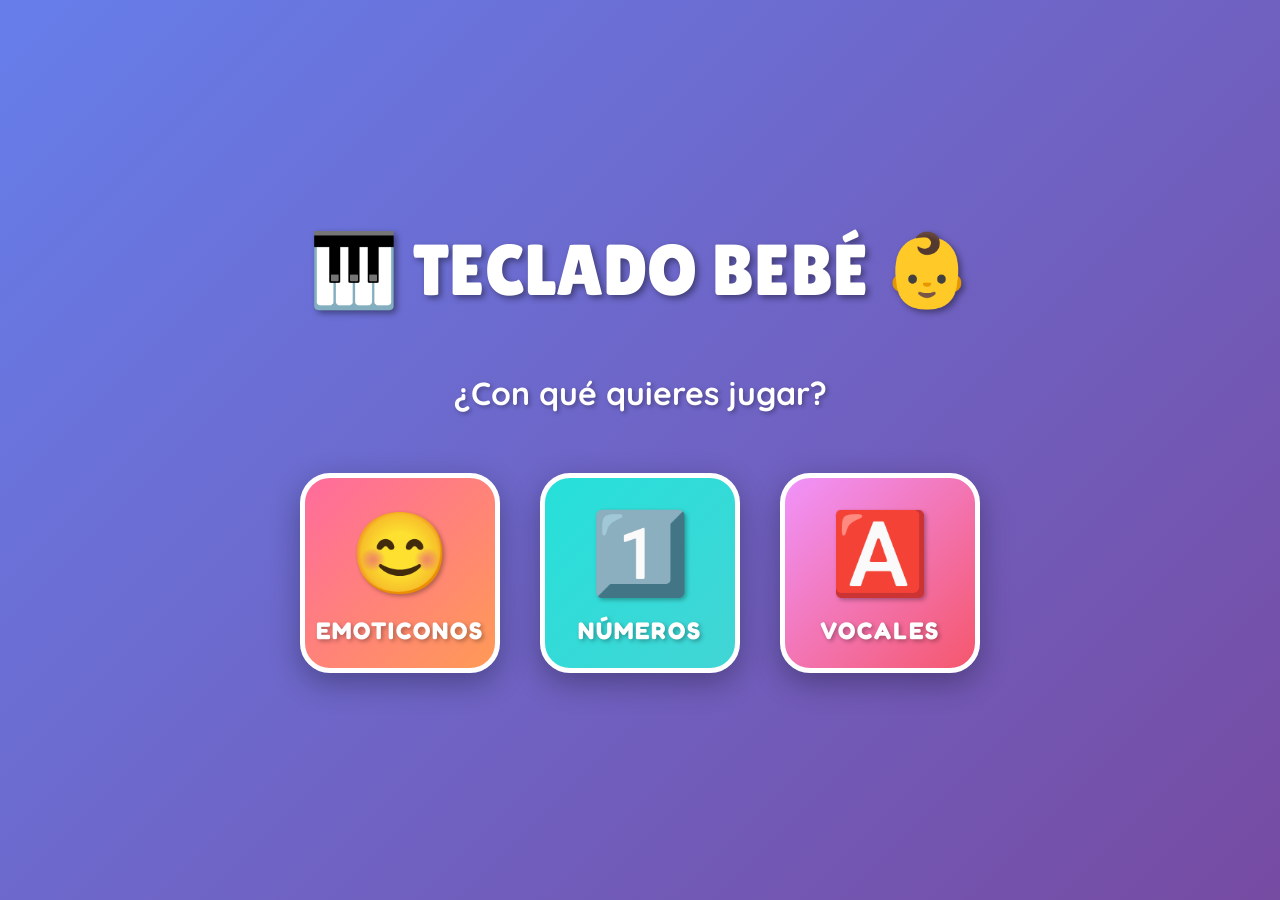
<file: index.html>
<!DOCTYPE html>
<html lang="es">
<head>
    <meta charset="UTF-8">
    <meta name="viewport" content="width=device-width, initial-scale=1.0">
    <title>Teclado Divertido para Bebés 👶✨</title>
    <link href="https://fonts.googleapis.com/css2?family=Lilita+One&family=Quicksand:wght@600;700;900&family=Fredoka+One&display=swap" rel="stylesheet">
    <link rel="stylesheet" href="css/styles.css">
</head>
<body>
    <!-- Menú Inicial -->
    <div class="menu-inicial" id="menuInicial">
        <div class="menu-titulo">🎹 TECLADO BEBÉ 👶</div>
        <div class="menu-subtitle">¿Con qué quieres jugar?</div>
        
        <div class="menu-opciones">
            <div class="opcion-boton" id="botoEmoticonos" data-modo="emoticonos">
                <div>😊</div>
                <div class="opcion-label">Emoticonos</div>
            </div>
            <div class="opcion-boton" id="botoNumeros" data-modo="numeros">
                <div>1️⃣</div>
                <div class="opcion-label">Números</div>
            </div>
            <div class="opcion-boton" id="botoVocales" data-modo="vocales">
                <div>🅰️</div>
                <div class="opcion-label">Vocales</div>
            </div>
        </div>
    </div>

    <button class="boton-menu" id="botonMenu" style="display: none;">☰ Menú</button>

    <div class="container" id="container"></div>
    <div class="info-text" id="infoText">🎹 ¡Presiona cualquier tecla! 🎉</div>

    <script src="js/script.js"></script>
</body>
</html>
</file>
<file: css/styles.css>
* {
    margin: 0;
    padding: 0;
    box-sizing: border-box;
}

body {
    width: 100%;
    height: 100vh;
    overflow: hidden;
    background: linear-gradient(135deg, #ff6b9d 0%, #ffa502 50%, #26e0da 100%);
    background-size: 400% 400%;
    animation: gradientShift 8s ease infinite;
    font-family: 'Quicksand', sans-serif;
    display: flex;
    justify-content: center;
    align-items: center;
}

@keyframes gradientShift {
    0% { background-position: 0% 50%; }
    50% { background-position: 100% 50%; }
    100% { background-position: 0% 50%; }
}

/* Menú Inicial */
.menu-inicial {
    position: fixed;
    width: 100%;
    height: 100%;
    background: linear-gradient(135deg, #667eea 0%, #764ba2 100%);
    display: flex;
    justify-content: center;
    align-items: center;
    flex-direction: column;
    z-index: 1000;
    gap: 40px;
}

.menu-inicial.oculto {
    display: none;
}

.menu-titulo {
    font-family: 'Lilita One', cursive;
    font-size: 72px;
    color: white;
    text-shadow: 3px 3px 6px rgba(0, 0, 0, 0.4);
    text-align: center;
    animation: bounce-titulo 2s ease-in-out infinite;
    margin-bottom: 20px;
}

@keyframes bounce-titulo {
    0%, 100% { transform: translateY(0); }
    50% { transform: translateY(-30px); }
}

.menu-subtitle {
    font-family: 'Quicksand', sans-serif;
    font-size: 32px;
    font-weight: 700;
    color: #ffffff;
    text-shadow: 2px 2px 4px rgba(0, 0, 0, 0.3);
    margin-bottom: 20px;
}

.menu-opciones {
    display: flex;
    gap: 40px;
    justify-content: center;
    flex-wrap: wrap;
}

.opcion-boton {
    width: 200px;
    height: 200px;
    border-radius: 30px;
    border: 5px solid white;
    background: linear-gradient(135deg, #ff6b9d 0%, #ff9a56 100%);
    display: flex;
    justify-content: center;
    align-items: center;
    flex-direction: column;
    cursor: pointer;
    font-size: 80px;
    font-weight: bold;
    color: white;
    text-shadow: 2px 2px 4px rgba(0, 0, 0, 0.3);
    transition: all 0.3s ease;
    box-shadow: 0 10px 30px rgba(0, 0, 0, 0.3);
    animation: float 3s ease-in-out infinite;
}

.opcion-boton:nth-child(2) {
    animation-delay: 0.2s;
    background: linear-gradient(135deg, #26e0da 0%, #42d5d5 100%);
}

.opcion-boton:nth-child(3) {
    animation-delay: 0.4s;
    background: linear-gradient(135deg, #f093fb 0%, #f5576c 100%);
}

@keyframes float {
    0%, 100% { transform: translateY(0px); }
    50% { transform: translateY(-20px); }
}

.opcion-boton:hover {
    transform: scale(1.1);
    box-shadow: 0 15px 40px rgba(0, 0, 0, 0.4);
}

.opcion-boton:active {
    transform: scale(0.95);
}

.opcion-label {
    font-family: 'Fredoka One', cursive;
    font-size: 24px;
    margin-top: 15px;
    font-weight: bold;
    text-transform: uppercase;
    letter-spacing: 2px;
}

.container {
    position: absolute;
    width: 100%;
    height: 100%;
    display: flex;
    justify-content: center;
    align-items: center;
    pointer-events: none;
}

.emoji {
    position: fixed;
    font-size: 80px;
    display: flex;
    justify-content: center;
    align-items: center;
    pointer-events: none;
    animation: float-down 3s ease-in forwards;
    filter: drop-shadow(0 5px 15px rgba(0, 0, 0, 0.3));
}

/* Número grande para modo números */
.numero-grande {
    position: fixed;
    width: 100%;
    height: 100%;
    display: flex;
    justify-content: center;
    align-items: center;
    font-size: 300px;
    font-weight: bold;
    pointer-events: none;
    animation: numero-appear 2s ease-in-out forwards;
    filter: drop-shadow(0 10px 30px rgba(0, 0, 0, 0.4));
    text-shadow: 5px 5px 20px rgba(0, 0, 0, 0.3);
}

@keyframes numero-appear {
    0% {
        opacity: 0;
        transform: scale(0.5) rotate(-45deg);
    }
    50% {
        opacity: 1;
        transform: scale(1.1) rotate(0deg);
    }
    100% {
        opacity: 0;
        transform: scale(0.8) rotate(45deg);
    }
}

@keyframes float-down {
    0% {
        opacity: 1;
        transform: translateY(-100px) scale(1) rotate(0deg);
    }
    50% {
        opacity: 1;
        transform: translateY(50vh) scale(1.1) rotate(15deg);
    }
    100% {
        opacity: 0;
        transform: translateY(100vh) scale(0.8) rotate(45deg);
    }
}

.bounce {
    animation: bounce-up 2s cubic-bezier(0.68, -0.55, 0.265, 1.55) forwards;
}

@keyframes bounce-up {
    0% {
        opacity: 1;
        transform: translateY(0) scale(1);
    }
    50% {
        transform: scale(1.2);
    }
    100% {
        opacity: 0;
        transform: translateY(-200px) scale(0.5);
    }
}

.spin {
    animation: spin-around 2s ease-out forwards;
}

@keyframes spin-around {
    0% {
        opacity: 1;
        transform: scale(1) rotateZ(0deg);
    }
    100% {
        opacity: 0;
        transform: scale(0) rotateZ(720deg);
    }
}

.info-text {
    position: fixed;
    bottom: 20px;
    left: 20px;
    color: white;
    font-size: 24px;
    text-shadow: 2px 2px 4px rgba(0, 0, 0, 0.5);
    font-weight: bold;
    z-index: 100;
}

.boton-menu {
    position: fixed;
    top: 20px;
    right: 20px;
    background: rgba(255, 255, 255, 0.9);
    border: none;
    padding: 12px 20px;
    border-radius: 20px;
    font-size: 18px;
    cursor: pointer;
    z-index: 101;
    transition: all 0.3s ease;
    box-shadow: 0 5px 15px rgba(0, 0, 0, 0.3);
    font-weight: bold;
}

.boton-menu:hover {
    transform: scale(1.1);
    box-shadow: 0 8px 20px rgba(0, 0, 0, 0.4);
}

.pulse-ring {
    position: fixed;
    border: 3px solid rgba(255, 255, 255, 0.8);
    border-radius: 50%;
    animation: pulse 1.5s ease-out forwards;
    pointer-events: none;
}

@keyframes pulse {
    0% {
        width: 50px;
        height: 50px;
        opacity: 1;
    }
    100% {
        width: 200px;
        height: 200px;
        opacity: 0;
    }
}

/* Estilos para sonido visual */
.sound-wave {
    position: fixed;
    width: 30px;
    height: 30px;
    border: 2px solid white;
    border-radius: 50%;
    animation: sound-pulse 0.8s ease-out forwards;
    pointer-events: none;
}

@keyframes sound-pulse {
    0% {
        transform: scale(1);
        opacity: 1;
    }
    100% {
        transform: scale(2.5);
        opacity: 0;
    }
}

/* ===== RESPONSIVE DESIGN PARA MÓVILES ===== */

/* Tablets y pantallas medianas (480px - 768px) */
@media (max-width: 768px) {
    .menu-titulo {
        font-size: 54px;
        margin-bottom: 15px;
    }
    
    .menu-subtitle {
        font-size: 22px;
        margin-bottom: 20px;
    }
    
    .menu-opciones {
        gap: 25px;
        padding: 20px;
    }
    
    .opcion-boton {
        width: 150px;
        height: 150px;
        border-radius: 20px;
        border: 4px solid white;
        font-size: 60px;
    }
    
    .opcion-label {
        font-size: 20px;
        margin-top: 10px;
    }
    
    .info-text {
        font-size: 16px;
        bottom: 15px;
        left: 15px;
    }
    
    .boton-menu {
        top: 15px;
        right: 15px;
        padding: 10px 15px;
        font-size: 16px;
    }
    
    .numero-grande {
        font-size: 200px;
    }
    
    .emoji {
        font-size: 60px;
    }
}

/* Smartphones pequeños (hasta 480px) */
@media (max-width: 480px) {
    body {
        height: 100vh;
        overflow-y: scroll;
    }
    
    .menu-inicial {
        gap: 20px;
        padding: 20px 0;
        justify-content: flex-start;
        padding-top: 80px;
    }
    
    .menu-titulo {
        font-size: 40px;
        margin-bottom: 10px;
    }
    
    .menu-subtitle {
        font-size: 16px;
        margin-bottom: 15px;
        padding: 0 15px;
        text-align: center;
    }
    
    .menu-opciones {
        gap: 15px;
        padding: 20px;
        flex-direction: column;
        width: 100%;
        align-items: center;
    }
    
    .opcion-boton {
        width: 140px;
        height: 140px;
        border-radius: 18px;
        border: 3px solid white;
        font-size: 50px;
        flex-shrink: 0;
    }
    
    .opcion-label {
        font-size: 16px;
        margin-top: 8px;
        letter-spacing: 1px;
    }
    
    .opcion-boton:hover {
        transform: scale(1.05);
    }
    
    .info-text {
        font-size: 14px;
        bottom: 12px;
        left: 12px;
        right: 12px;
        max-width: calc(100% - 24px);
    }
    
    .boton-menu {
        top: 12px;
        right: 12px;
        padding: 8px 12px;
        font-size: 14px;
    }
    
    .numero-grande {
        font-size: 150px;
    }
    
    .emoji {
        font-size: 50px;
    }
}

/* Ultra pequeños (menos de 370px - teléfonos muy compactos) */
@media (max-width: 370px) {
    .menu-titulo {
        font-size: 32px;
        margin-bottom: 8px;
    }
    
    .menu-subtitle {
        font-size: 14px;
    }
    
    .menu-opciones {
        gap: 12px;
        padding: 15px;
    }
    
    .opcion-boton {
        width: 120px;
        height: 120px;
        border-radius: 15px;
        border: 2px solid white;
        font-size: 45px;
    }
    
    .opcion-label {
        font-size: 13px;
        margin-top: 6px;
    }
    
    .numero-grande {
        font-size: 120px;
    }
}
</file>
